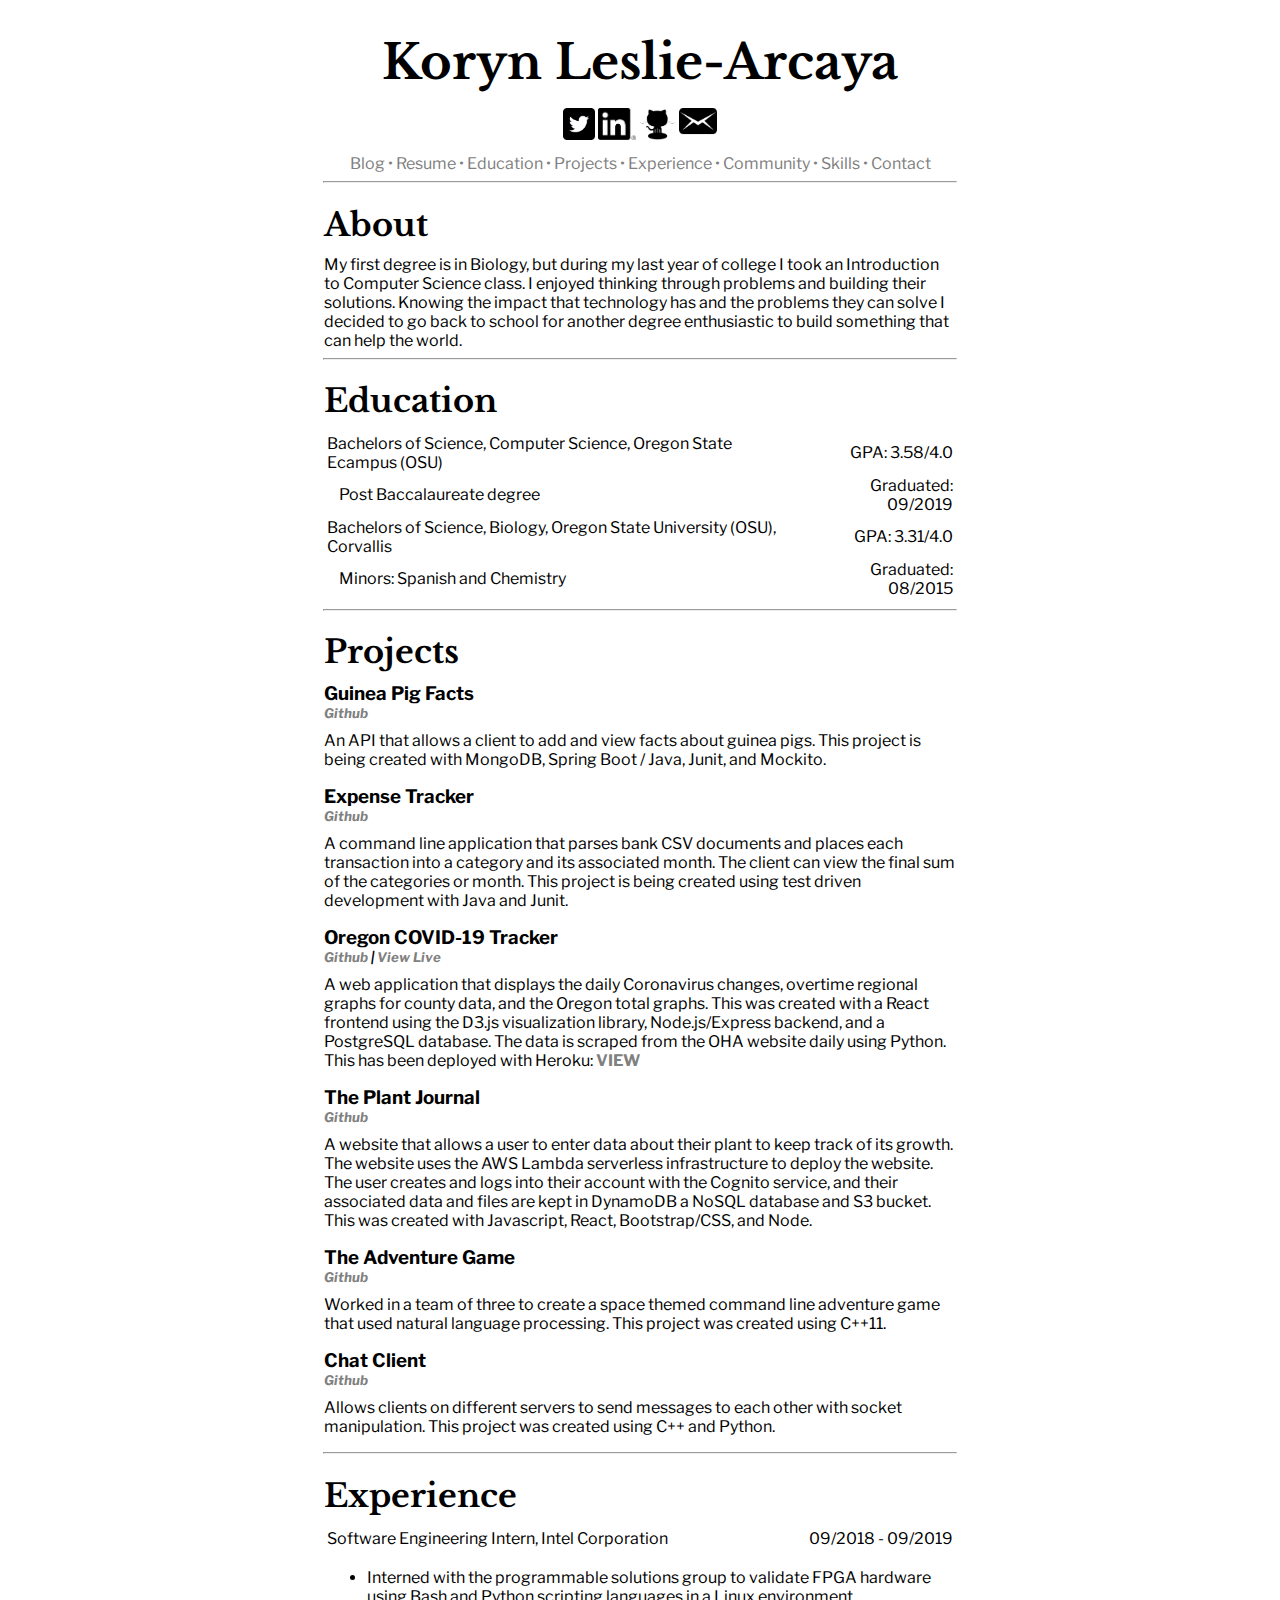
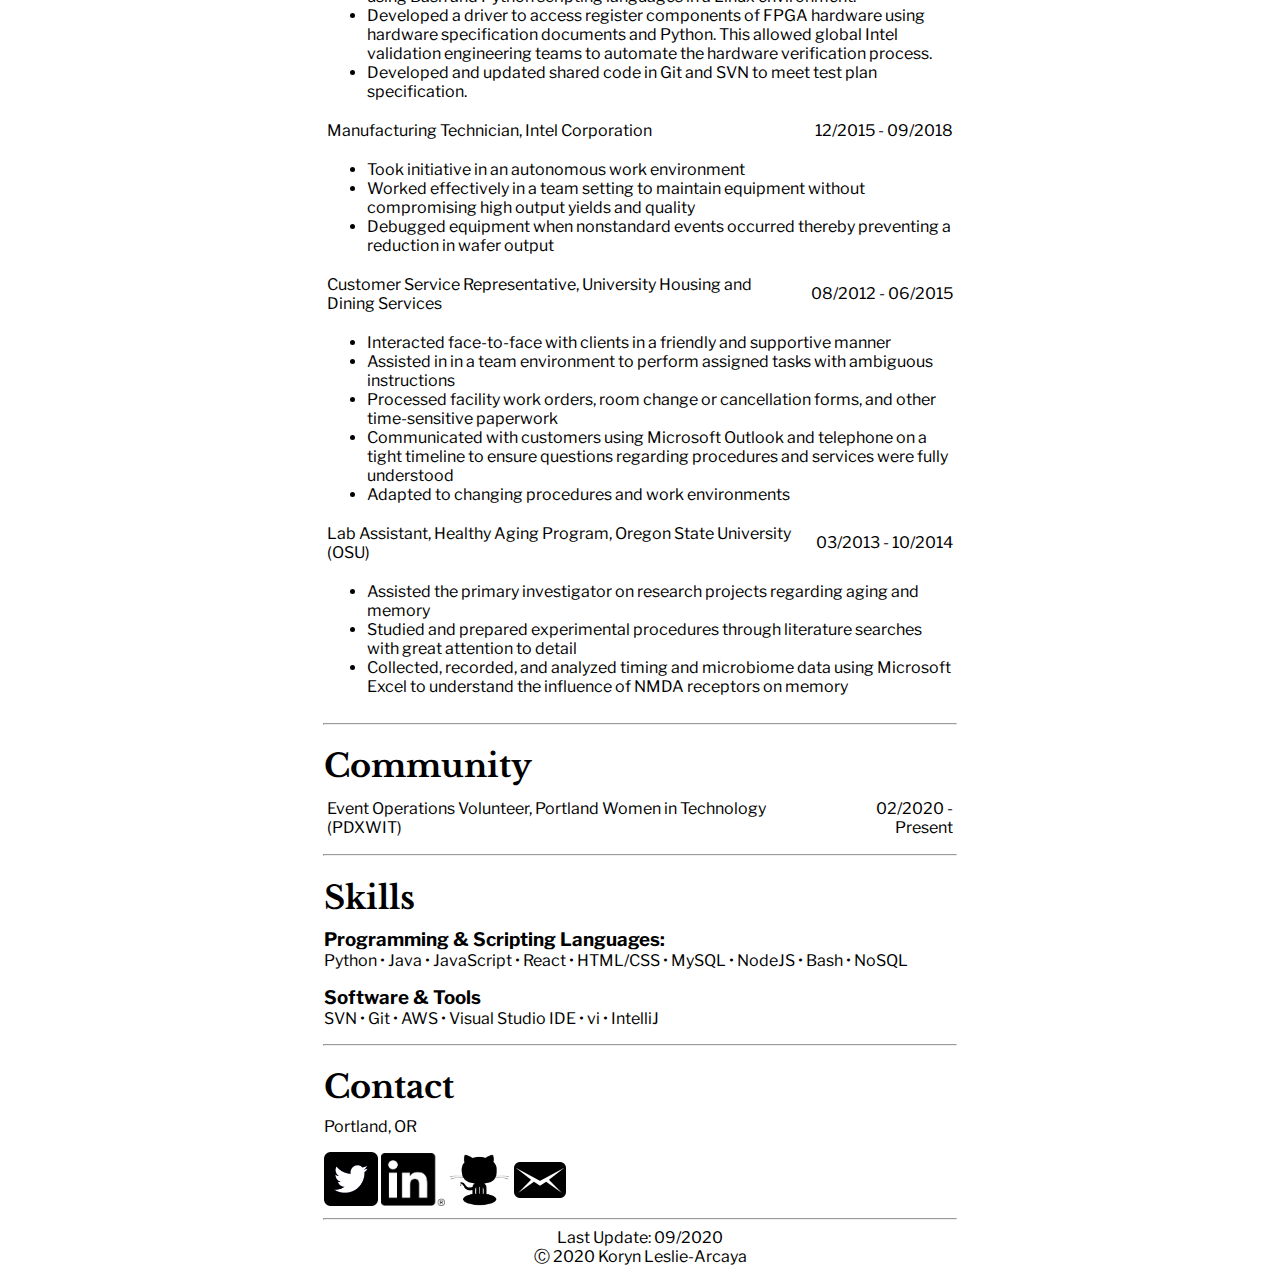
<file: index.html>
<!DOCTYPE html>
<html>
	<head>
		<link href="https://fonts.googleapis.com/css?family=Libre+Baskerville|Libre+Franklin&display=swap" rel="stylesheet">
		<title>Koryn Leslie-Arcaya</title>
		<link rel= 'stylesheet' href='looks.css'>
	</head>
	<body>
		<h1 class="name"> Koryn Leslie-Arcaya</h1>
		<div class="link_wrapper_2">
			<a href="https://twitter.com/Koryncodes" class="twitter-button" data-show-count="false"><img src="Twitter_Social_Icon_Rounded_Square_Color.png" style="max-width: 2.53%;" title="twitter"></a>
			<a href="https://linkedin.com/in/korynla" class="linkedIn-button"><img src="LI-In-Bug.png" style="max-width: 3%;" title="linkedIn"></a>
			<a href="https://github.com/korynLA" class="github-button"><img src="Octocat.png" style="max-width:3%;" title="github"></a>
			<a href="mailto:Koryn.lesliearcaya@gmail.com" class="email"><img src="email.png" style="max-width: 3%;" title="email"></a>
		</div>
		<nav>
			<a href="./blog.html">Blog &#8226;</a>
			<a href="Resume_Koryn_Leslie-Arcaya.pdf" download>Resume &#8226;</a>
			<a href="#education">Education &#8226;</a>
			<a href="#projects">Projects &#8226;</a>
			<a href="#experience">Experience &#8226;</a>
			<a href="#community">Community &#8226;</a>
			<a href="#skills">Skills &#8226;</a>
			<a href="#contact">Contact</a>
		</nav>
		<hr>
		<section id="about">
			<div class="content">
				<h1>About</h1>
				<div>My first degree is in Biology, but during my last year of college I took an Introduction to Computer Science class. I enjoyed thinking through problems and building their solutions. Knowing the impact that technology has and the problems they can solve I decided to go back to school for another degree enthusiastic to build something that can help the world.  </div> 
			</div>
		</section>
		<hr>
		<section id="education">
			<h1>Education</h1>
			<table class="education">
				<tr>
					<td>Bachelors of Science, Computer Science, Oregon State Ecampus (OSU)</td>
					<td style="text-align: right;">GPA: 3.58/4.0</td>
				</tr>
				<tr>
					<td>&nbsp;&nbsp;&nbsp;&nbsp;Post Baccalaureate degree</td>
					<td style="text-align: right;">Graduated: 09/2019</td>
				</tr>
				<tr>
					<td>Bachelors of Science, Biology, Oregon State University (OSU), Corvallis</td>
					<td style="text-align: right;">GPA: 3.31/4.0</td>
				</tr>
				<tr>
					<td>&nbsp;&nbsp;&nbsp;&nbsp;Minors: Spanish and Chemistry</td>
					<td style="text-align: right;">Graduated: 08/2015</td>
				</tr>
			</table>
		</section>
		<hr>
		<section id="projects">
			<div>
				<h1>Projects</h1>
				<h3>Guinea Pig Facts</h3>
				<h5><a href="https://github.com/KorynLA/GuineaPigFactsBackend">Github</a></h5>
				<p>An API that allows a client to add and view facts about guinea pigs. This project is being created with MongoDB, Spring Boot / Java, Junit, and Mockito.</p>
				<h3>Expense Tracker</h3>
				<h5><a href="https://github.com/KorynLA/expenseTracker">Github</a></h5>
				<p>A command line application that parses bank CSV documents and places each transaction into a category and its associated month. The client can view the final sum of the categories or month. This project is being created using test driven development with Java and Junit.</p>
				<h3>Oregon COVID-19 Tracker</h3>
				<h5><a href="https://github.com/KorynLA/oregonCovd19Tracker">Github</a> | <a href="https://bit.ly/3d3MaXR">View Live</a></h5>
				<p>A web application that displays the daily Coronavirus changes, overtime regional graphs for county data, and the Oregon total graphs. This was created with a React frontend using the D3.js visualization library, Node.js/Express backend, and a PostgreSQL database. The data is scraped from the OHA website daily using Python. This has been deployed with Heroku: <b><a href="https://bit.ly/3d3MaXR">VIEW</a></p></b>
				<h3>The Plant Journal</h3>
				<h5><a href="https://github.com/KorynLA/PlantJournal">Github</a></h5>
				<p>A website that allows a user to enter data about their plant to keep track of its growth. The website uses the AWS Lambda serverless infrastructure to deploy the website. The user creates and logs into their account with the Cognito service, and their associated data and files are kept in DynamoDB a NoSQL database and S3 bucket. This was created with Javascript, React, Bootstrap/CSS, and Node.</p>
				<h3>The Adventure Game</h3>
				<h5><a href="https://github.com/tjip721/CS497_Space_Adventure_Game/tree/master/spaceAdventure">Github</a></h5>
				<p>Worked in a team of three to create a space themed command line adventure game that used natural language processing. This project was created using C++11.</p>
				<h3>Chat Client</h3>
				<h5><a href="https://github.com/KorynLA/collegeAssignments/tree/master/chatClient">Github</a></h5>
				<p>Allows clients on different servers to send messages to each other with socket manipulation. This project was created using C++ and Python.</p>
			</div>
		</section>
		<hr>
		<section id="experience">
			<div class="experience">
				<h1>Experience</h1>
				<table class="experience">
					<tr>
						<td class="experience">Software Engineering Intern, Intel Corporation</td>
						<td class="exp_date">09/2018 - 09/2019</td>
					</tr>
					<tr>
						<td colspan="2">
						<ul>
							<li>Interned with the programmable solutions group to validate FPGA hardware using Bash and Python scripting languages in a Linux environment.</li>
							<li>Developed a driver to access register components of FPGA hardware using hardware specification documents and Python. This allowed global Intel validation engineering teams to automate the hardware verification process.</li>
							<li>Developed and updated shared code in Git and SVN to meet test plan specification.</li>
						</ul>
						</td>
					</tr>
					<tr>
						<td class="experience">Manufacturing Technician, Intel Corporation</td>
						<td class="exp_date">12/2015 - 09/2018</td>
					</tr>
					<tr>
						<td colspan="2">
						<ul>
							<li>Took initiative in an autonomous work environment</li>
							<li>Worked effectively in a team setting to maintain equipment without compromising high output yields and quality</li>
							<li>Debugged equipment when nonstandard events occurred thereby preventing a reduction in wafer output</li>
						</ul>
						</td>
					</tr>
					<tr>
						<td class="experience">Customer Service Representative, University Housing and Dining Services</td>
						<td class="exp_date">08/2012 - 06/2015</td>
					</tr>
					<tr>
						<td colspan="2">
						<ul>
							<li>Interacted face-to-face with clients in a friendly and supportive manner</li>
							<li>Assisted in in a team environment to perform assigned tasks with ambiguous instructions</li>
							<li>Processed facility work orders, room change or cancellation forms, and other time-sensitive paperwork</li>
							<li>Communicated with customers using Microsoft Outlook  and telephone on a tight timeline to ensure questions regarding procedures and services were fully understood</li>
							<li>Adapted to changing procedures and work environments</li>
						</ul>
						</td>
					</tr>
					<tr>
						<td class="experience">Lab Assistant, Healthy Aging Program, Oregon State University (OSU)</td>
						<td class="exp_date">03/2013 - 10/2014</td>
					</tr>
					<tr>
						<td colspan="2">
						<ul>
							<li>Assisted the primary investigator on research projects regarding aging and memory</li>
							<li>Studied and prepared experimental procedures through literature searches with great attention to detail</li>
							<li>Collected, recorded, and analyzed timing and microbiome data using Microsoft Excel to understand the influence of NMDA receptors on memory</li>
						</ul>
						</td>
					</tr>
				</table>
			</div>
		</section>
		<hr>
		<section id="community">
			<div class="community">
				<h1>Community</h1>
				<table class="community">
					<tr>
						<td class="experience">Event Operations Volunteer, Portland Women in Technology (PDXWIT)</td>
						<td class="comm_date">02/2020 - Present</td>
					</tr>
					<tr>
						<td colspan="2">
						</td>
					</tr>
					<tr>
				</table>
			</div>
		</section>
		<hr>
		<section id="skills">
			<div>
				<h1>Skills</h1>
				<div class="skills_1">
					<h3>Programming & Scripting Languages:</h3>
						<p>Python &#8226; Java &#8226; JavaScript &#8226; React &#8226; HTML/CSS &#8226; MySQL &#8226; NodeJS &#8226; Bash &#8226; NoSQL</p>
				</div>
				<div class="skills_2">
					<h3>Software & Tools</h3>
					<p>SVN &#8226; Git &#8226; AWS &#8226; Visual Studio IDE &#8226; vi &#8226; IntelliJ</p>
				</div>
			</div>
		</section>
		<hr>
		<section id="contact">
			<div>
				<h1>Contact</h1>
					<p>Portland, OR </p>
				<div class="link_wrapper">
					<a href="https://twitter.com/Koryncodes" class="twitter-button" data-show-count="false"><img src="Twitter_Social_Icon_Rounded_Square_Color.png" style="max-width: 8.6%;" title="twitter"></a>
					<a href="https://linkedin.com/in/korynla" class="linkedIn-button"><img src="LI-In-Bug.png" style="max-width: 10%;" title="linkedIn"></a>
					<a href="https://github.com/korynLA" class="github-button"><img src="Octocat.png" style="max-width: 10%;" title="github"></a>
					<a href="mailto:Koryn.lesliearcaya@gmail.com" class="email"><img src="email.png" style="max-width: 10%;" title="email"></a>
				</div>
			</div>
		</section>
		<hr>
		<footer>Last Update: 09/2020</footer>
		<footer>&#9400; 2020 Koryn Leslie-Arcaya</footer>
	</body>
</html>
</file>
<file: looks.css>
body {
	font-family: "Libre Franklin";
}
hr {
	width: 50%;
}
h1 {
	font-family: "Libre Baskerville";
	margin-bottom: 10px;

}
h3 {
	margin-bottom: 0px;
	margin-top: 0px;
}
h5 {
	margin-top: 0px;
	font-style: italic;
	margin-bottom: 10px;
}
p {
	margin-top: 0px;
}
table {
	min-width: 100%;
}
.name {
	font-size: 48px;
	text-align: center;
}
.link_wrapper_2 {
	text-align: center;
	margin-bottom: 10px;
}
.comm_date, .exp_date {
	text-align: right;
}
nav {
	text-align: center;
}
a:link {
	text-decoration: none;
	color: gray;

}
a:visited {
	text-decoration-color: none;
	text-decoration: none;
	color: gray;
}
a:hover {
	font-size: 24px;
}
a:hover img {
	transform: scale(1.5);
}
section {
	margin-left: 25%;
	text-align: left;
	width: 50%;
}
span {
	text-align: center;
}
footer {
	text-align: center;
}
</file>
